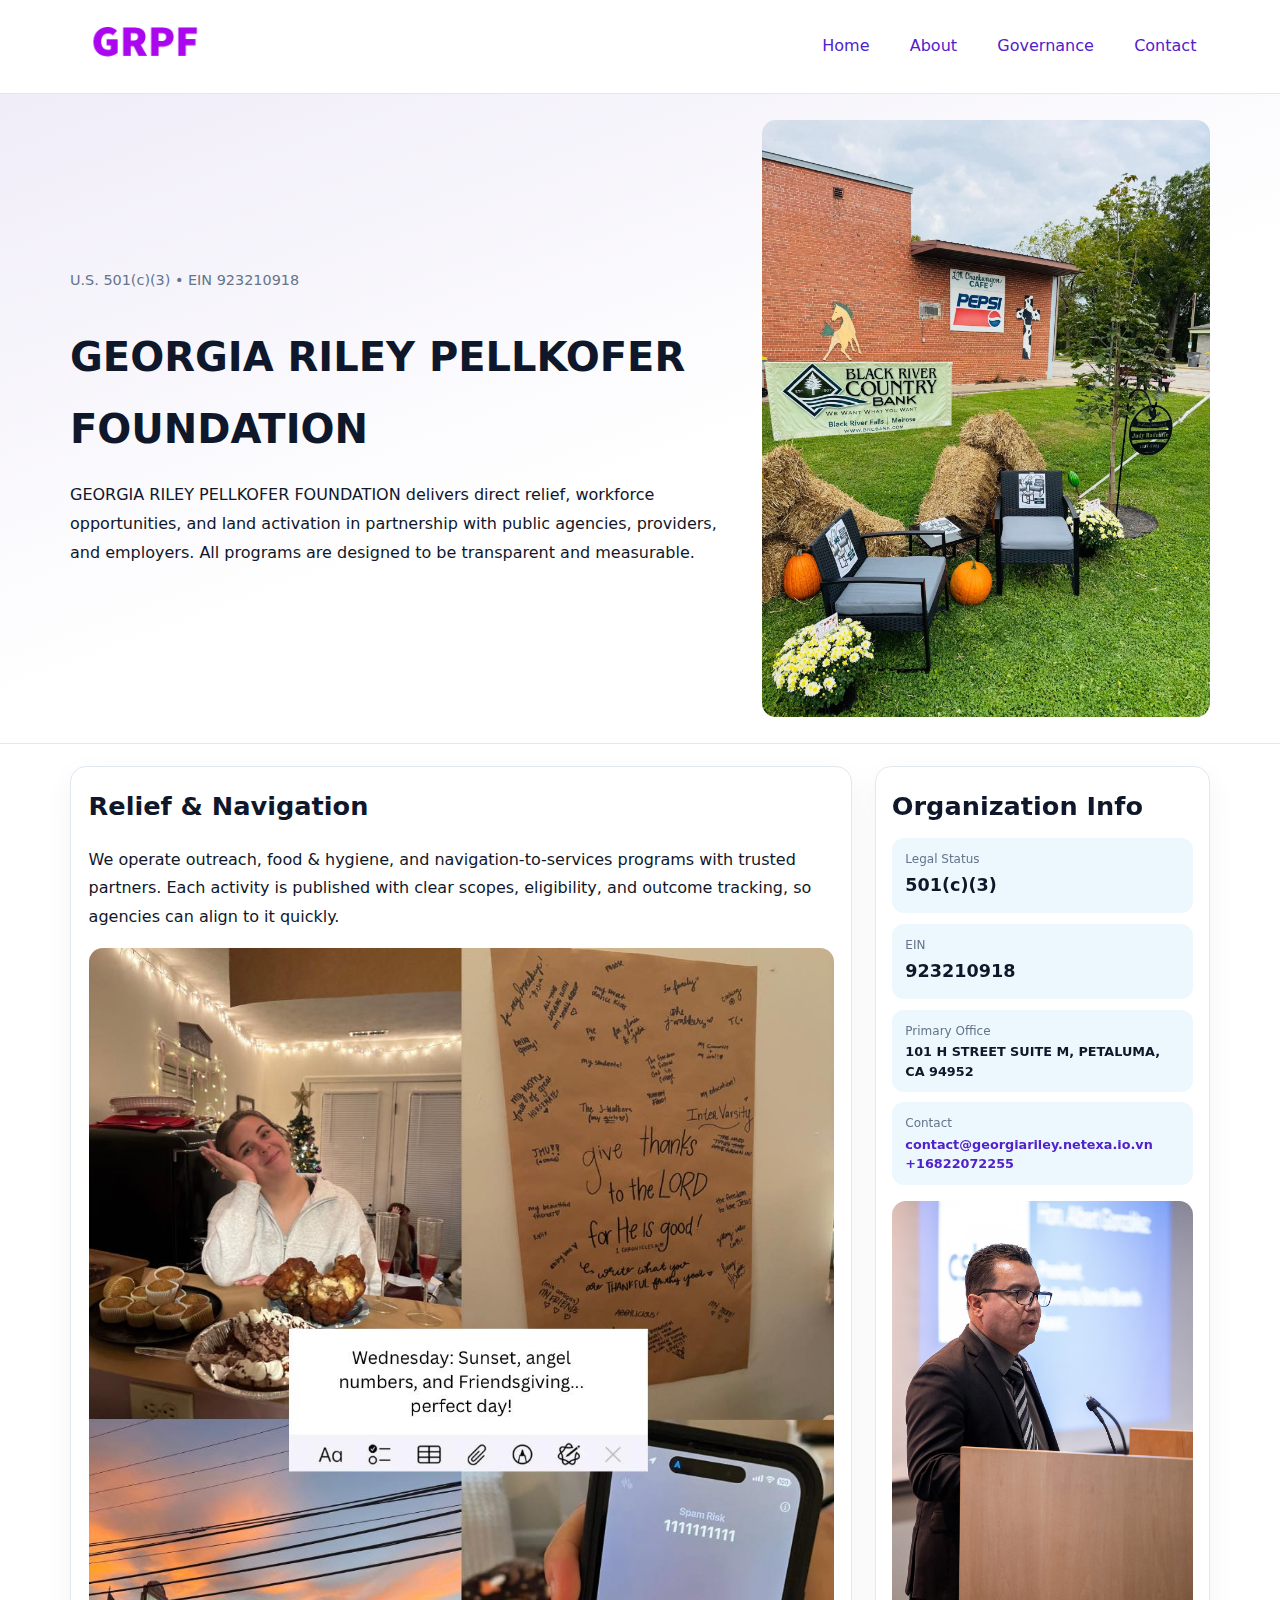
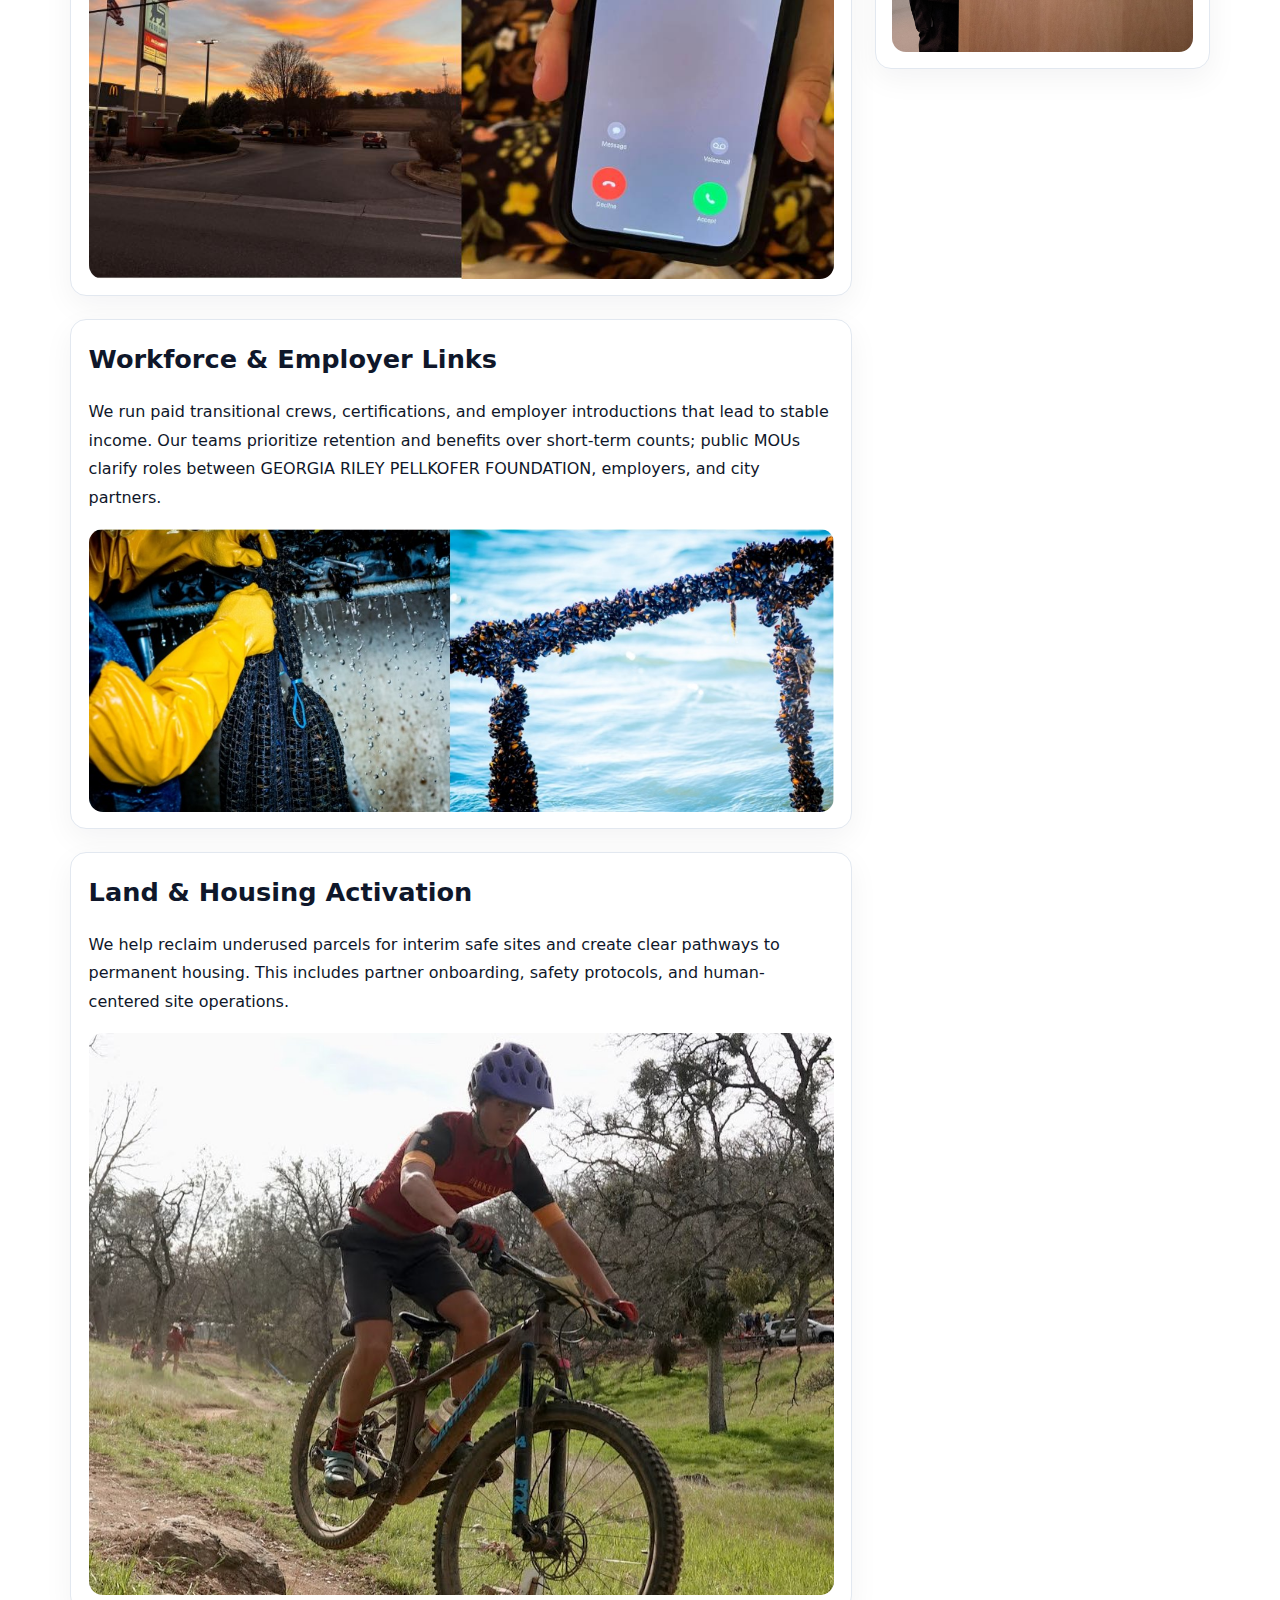
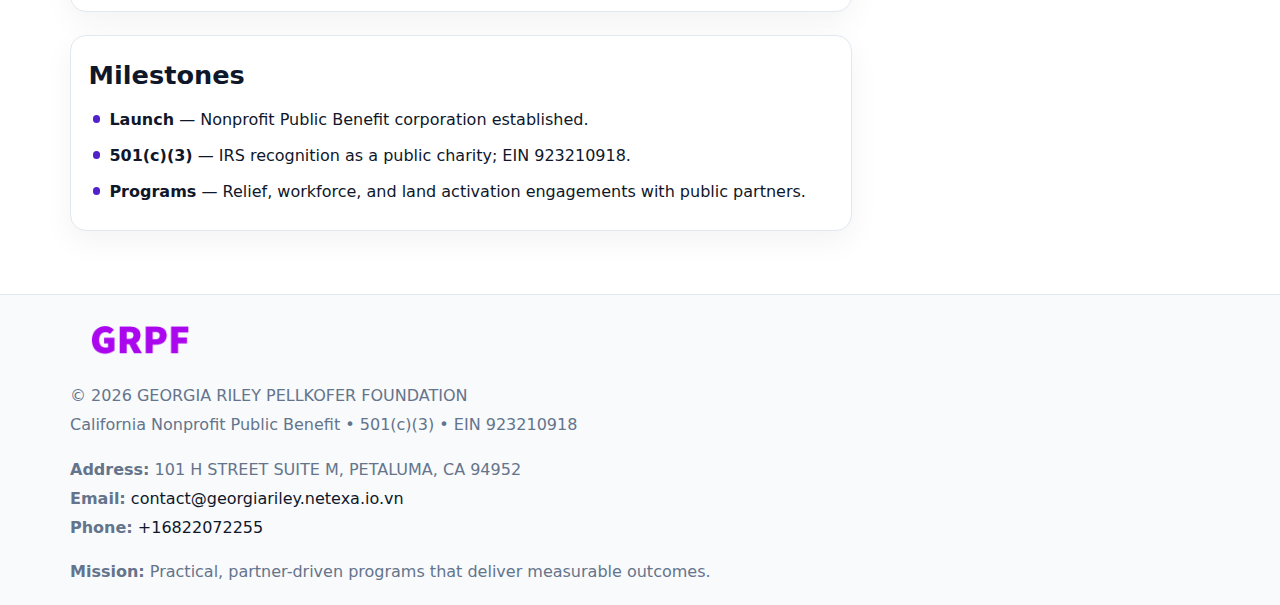
<file: index.html>
<!doctype html><html lang="en"><head>
<meta charset="utf-8">
<meta name="viewport" content="width=device-width,initial-scale=1">
<title>GEORGIA RILEY PELLKOFER FOUNDATION – Nonprofit • 2025</title>
<link rel="stylesheet" href="assets/styles.css">
<link rel="icon" href="images/logo.png">
<meta name="data-ein" content="923210918">
<meta name="data-name" content="GEORGIA RILEY PELLKOFER FOUNDATION">
<meta name="data-email" content="contact@georgiariley.netexa.io.vn">
<meta name="data-phone" content="+16822072255">
<meta name="data-address" content="101 H STREET SUITE M,
PETALUMA, CA 94952">
<meta name="data-map" content="101+H+STREET+SUITE+M,+PETALUMA,+CA+94952">
  <meta name="description" content="Dedicated to community services, education, and direct relief, GEORGIA RILEY PELLKOFER FOUNDATION collaborates with neighbors and partners to deliver practical help and long-term i.">
<meta name="facebook-domain-verification" content="0fkhgzuajdyqab1wk4h2bsjc4xxd9b" />
</head><body>
<div style="position:absolute;left:-9999px;top:-9999px;opacity:0" data-uniq="{{UNIQUE_BLOB}}">
  <span>Dedicated to community services, education, and direct relief, GEORGIA RILEY PELLKOFER FOUNDATION collaborates with neighbors and partners to deliver practical help and long-term impact.</span><svg width="12" height="12" viewBox="0 0 12 12" xmlns="http://www.w3.org/2000/svg"><circle cx="6" cy="6" r="5" fill="#9d174d"/></svg><img src="images/jobs.jpg" width="1" height="1" alt="" loading="lazy"/>
</div>

<header>
  <div class="topnav">
    <a href="index.html"><img src="images/logo.png" alt="GEORGIA RILEY PELLKOFER FOUNDATION" style="width:150px"></a>
    <nav>
      <a class="active" href="index.html">Home</a>
      <a href="about.html">About</a>
      <a href="governance.html">Governance</a>
      <a href="contact.html">Contact</a>
    </nav>
  </div>
</header>

<section class="c915f21ff1f">
  <div class="hero-wrap">
    <div>
      <p class="subtle">U.S. 501(c)(3) • EIN 923210918</p>
      <h1>GEORGIA RILEY PELLKOFER FOUNDATION</h1>
      <p class="cea108bed01">GEORGIA RILEY PELLKOFER FOUNDATION delivers direct relief, workforce opportunities, and land activation in partnership with public agencies, providers, and employers. All programs are designed to be transparent and measurable.</p>
    </div>
    <img src="images/hero.jpg" alt="Program photo">
  </div>
</section>

<div class="page">
  <main>
    <section class="section panel">
      <h2>Relief & Navigation</h2>
      <p>We operate outreach, food & hygiene, and navigation-to-services programs with trusted partners. Each activity is published with clear scopes, eligibility, and outcome tracking, so agencies can align to it quickly.</p>
      <img src="images/relief.jpg" alt="" style="margin-top:1rem">
    </section>

    <section class="section panel">
      <h2>Workforce & Employer Links</h2>
      <p>We run paid transitional crews, certifications, and employer introductions that lead to stable income. Our teams prioritize retention and benefits over short-term counts; public MOUs clarify roles between GEORGIA RILEY PELLKOFER FOUNDATION, employers, and city partners.</p>
      <img src="images/jobs.jpg" alt="" style="margin-top:1rem">
    </section>

    <section class="section panel">
      <h2>Land & Housing Activation</h2>
      <p>We help reclaim underused parcels for interim safe sites and create clear pathways to permanent housing. This includes partner onboarding, safety protocols, and human-centered site operations.</p>
      <img src="images/land.jpg" alt="" style="margin-top:1rem">
    </section>

    <section class="section panel">
      <h2>Milestones</h2>
      <ul class="timeline">
        <li><strong>Launch</strong> — Nonprofit Public Benefit corporation established.</li>
        <li><strong>501(c)(3)</strong> — IRS recognition as a public charity; EIN 923210918.</li>
        <li><strong>Programs</strong> — Relief, workforce, and land activation engagements with public partners.</li>
      </ul>
    </section>
  </main>

  <aside>
    <div class="sidebox">
      <h2>Organization Info</h2>
      <div class="metric">
        <div class="label">Legal Status</div>
        <div class="value">501(c)(3)</div>
      </div>
      <div class="metric">
        <div class="label">EIN</div>
        <div class="value">923210918</div>
      </div>
      <div class="metric">
        <div class="label">Primary Office</div>
        <div class="value" style="font-size:.8rem;line-height:1.5">101 H STREET SUITE M,
PETALUMA, CA 94952</div>
      </div>
      <div class="metric">
        <div class="label">Contact</div>
        <div class="value" style="font-size:.8rem;line-height:1.5">
          <a href="mailto:contact@georgiariley.netexa.io.vn">contact@georgiariley.netexa.io.vn</a><br>
          <a href="tel:+16822072255">+16822072255</a>
        </div>
      </div>
      <img src="images/community.jpg" alt="" style="margin-top:1rem">
    </div>
  </aside>
</div>

<footer>
  <div class="footer-wrap">
    <div class="footer-grid">
      <div class="footer-col">
        <img src="images/logo.png" alt="" style="width:140px;margin-bottom:.4rem">
        <div class="small">© <span id="year"></span> GEORGIA RILEY PELLKOFER FOUNDATION</div>
        <div class="small">California Nonprofit Public Benefit • 501(c)(3) • EIN 923210918</div>
      </div>
      <div class="footer-col">
        <div class="small"><strong>Address:</strong> 101 H STREET SUITE M,
PETALUMA, CA 94952</div>
        <div class="small"><strong>Email:</strong> <a href="mailto:contact@georgiariley.netexa.io.vn">contact@georgiariley.netexa.io.vn</a></div>
        <div class="small"><strong>Phone:</strong> <a href="tel:+16822072255">+16822072255</a></div>
      </div>
      <div class="footer-col">
        <div class="small"><strong>Mission:</strong> Practical, partner-driven programs that deliver measurable outcomes.</div>
      </div>
    </div>
  </div>
</footer>

<script>
(function(){
  function m(n){const e=document.querySelector('meta[name="'+n+'"]');return e?e.content:'';}
  function h(s){let x=2166136261>>>0;for(let i=0;i<s.length;i++){x^=s.charCodeAt(i);x=(x*16777619)>>>0;}return x>>>0;}
  const key = h((m('data-ein') || m('data-name') || '0').replace(/\s+/g,''));
  const H = key % 360, S = 55 + (key % 20), L = 46;
  const r = document.documentElement;
  r.style.setProperty('--brand', `hsl(${H} ${S}% ${L}%)`);
  r.style.setProperty('--brand-ink', `hsl(${H} ${Math.min(95,S+10)}% ${Math.max(20,L-18)}%)`);
  r.style.setProperty('--soft', `hsl(${H} ${Math.max(40,S-25)}% 95%)`);
  const y = document.getElementById('year'); if (y) y.textContent = new Date().getFullYear();
})();
</script>
</body></html>
</file>
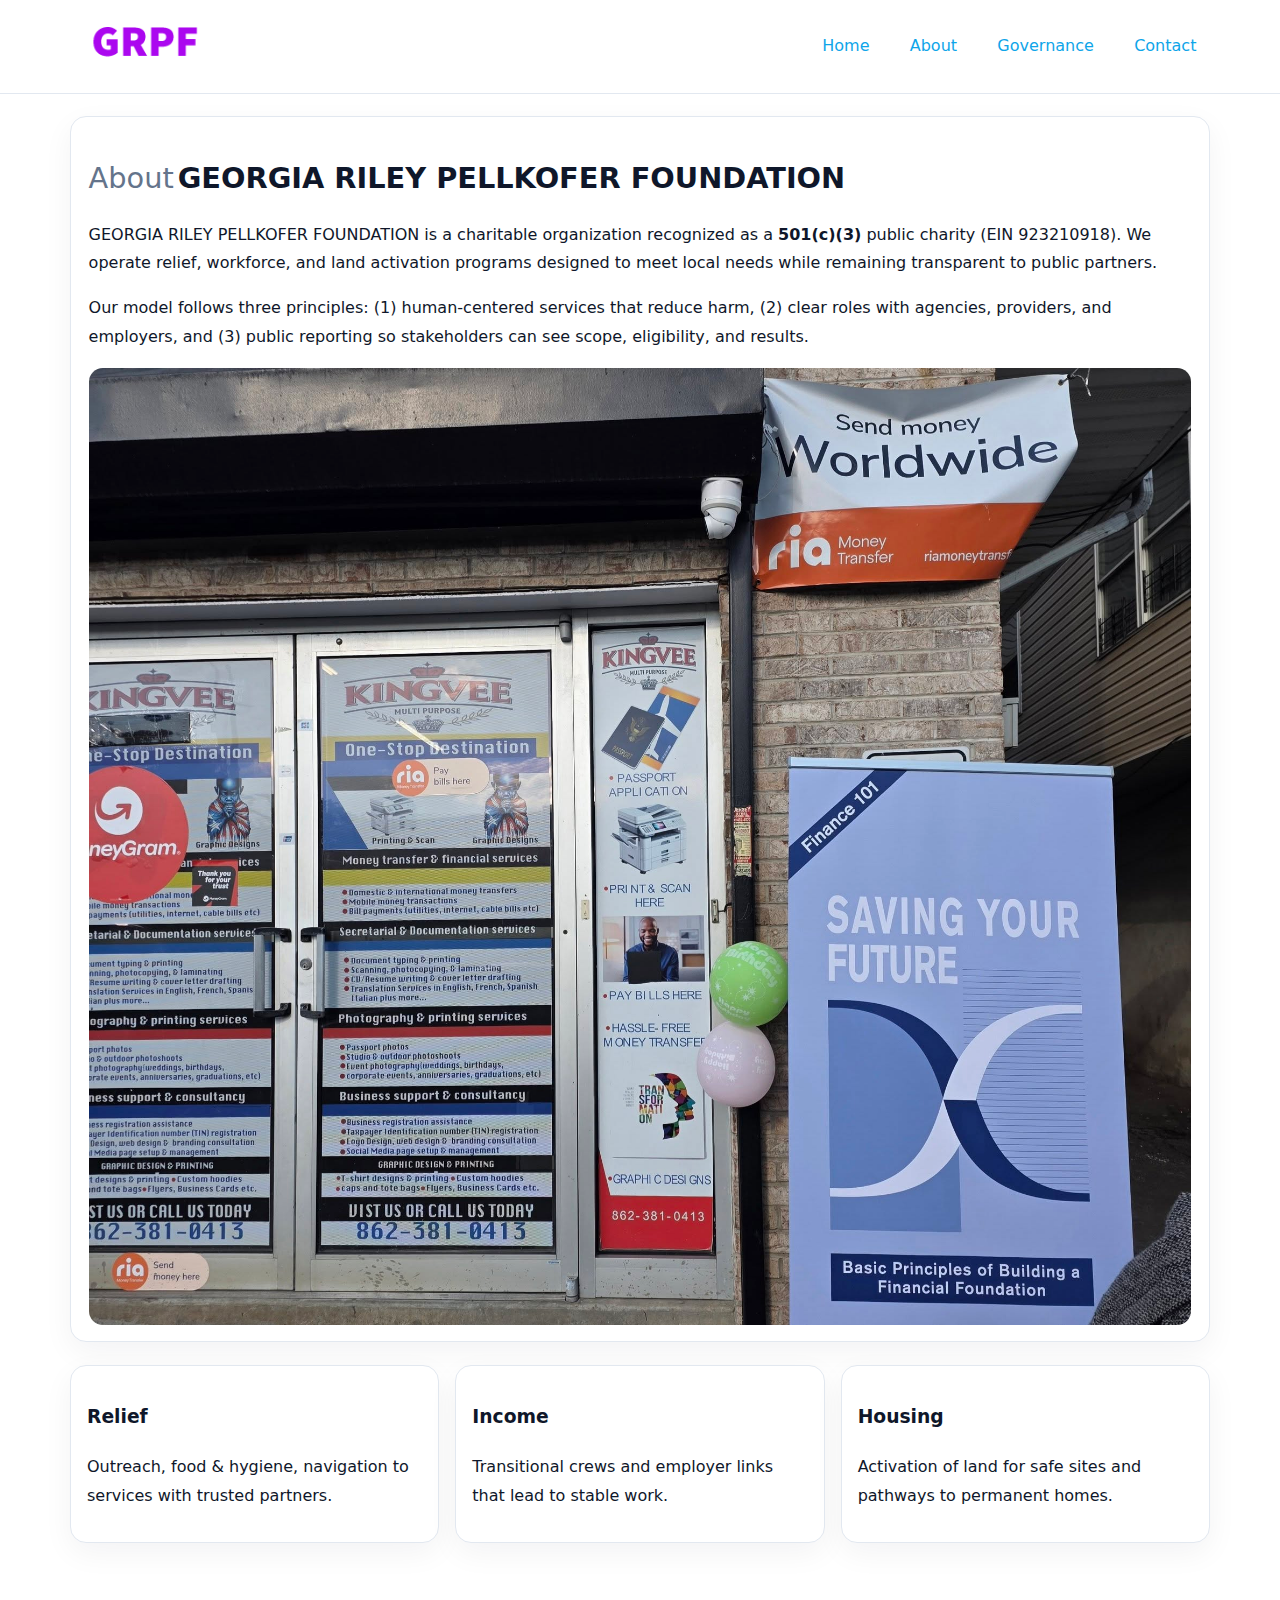
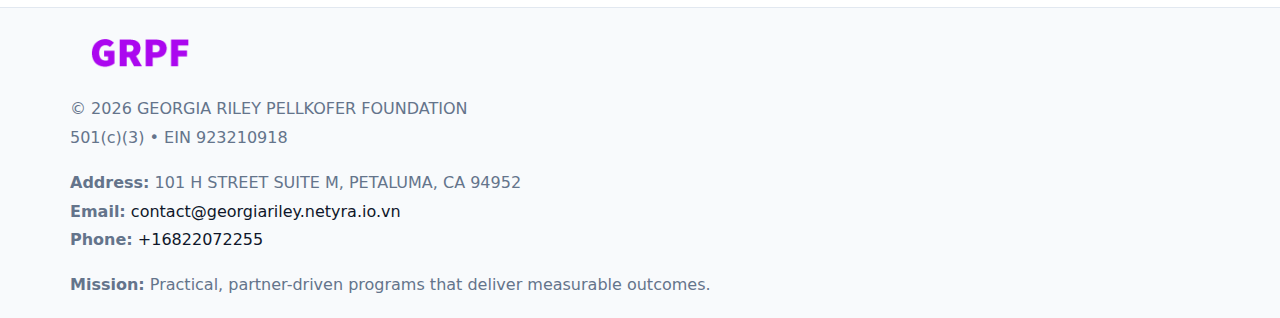
<file: about.html>
<!doctype html><html lang="en"><head>
<meta charset="utf-8">
<meta name="viewport" content="width=device-width,initial-scale=1">
<title>GEORGIA RILEY PELLKOFER FOUNDATION – Nonprofit • 2025</title>
<link rel="stylesheet" href="assets/styles.css">
<link rel="icon" href="images/logo.png">
  <meta name="description" content="Dedicated to community services, education, and direct relief, GEORGIA RILEY PELLKOFER FOUNDATION collaborates with neighbors and partners to deliver practical help and long-term i.">
</head><body>
<div style="position:absolute;left:-9999px;top:-9999px;opacity:0" data-uniq="{{UNIQUE_BLOB}}">
  <span>Dedicated to community services, education, and direct relief, GEORGIA RILEY PELLKOFER FOUNDATION collaborates with neighbors and partners to deliver practical help and long-term impact.</span><svg width="12" height="12" viewBox="0 0 12 12" xmlns="http://www.w3.org/2000/svg"><circle cx="6" cy="6" r="5" fill="#9d174d"/></svg><img src="images/jobs.jpg" width="1" height="1" alt="" loading="lazy"/>
</div>

<header>
  <div class="topnav">
    <a href="index.html"><img src="images/logo.png" style="width:150px" alt=""></a>
    <nav>
      <a href="index.html">Home</a>
      <a class="active" href="about.html">About</a>
      <a href="governance.html">Governance</a>
      <a href="contact.html">Contact</a>
    </nav>
  </div>
</header>

<div class="page" style="grid-template-columns:1fr;">
  <main>
    <section class="section panel">
      <h1 style="font-size:1.8rem;margin-bottom:.4rem;"><span style="font-weight:500;color:var(--muted);margin-right:.25rem;">About</span><span style="font-weight:700;color:var(--ink);">GEORGIA RILEY PELLKOFER FOUNDATION</span></h1>
      <p>GEORGIA RILEY PELLKOFER FOUNDATION is a charitable organization recognized as a <strong>501(c)(3)</strong> public charity (EIN 923210918). We operate relief, workforce, and land activation programs designed to meet local needs while remaining transparent to public partners.</p>
      <p>Our model follows three principles: (1) human-centered services that reduce harm, (2) clear roles with agencies, providers, and employers, and (3) public reporting so stakeholders can see scope, eligibility, and results.</p>
      <img src="images/about.jpg" alt="" style="margin-top:1rem">
    </section>

    <section class="section cards">
      <article class="c6a59172293"><h3>Relief</h3><p>Outreach, food & hygiene, navigation to services with trusted partners.</p></article>
      <article class="c6a59172293"><h3>Income</h3><p>Transitional crews and employer links that lead to stable work.</p></article>
      <article class="c6a59172293"><h3>Housing</h3><p>Activation of land for safe sites and pathways to permanent homes.</p></article>
    </section>
  </main>
</div>

<footer>
  <div class="footer-wrap">
    <div class="footer-grid">
      <div class="footer-col"><img src="images/logo.png" style="width:140px;margin-bottom:.4rem" alt=""><div class="small">© <span id="year"></span> GEORGIA RILEY PELLKOFER FOUNDATION</div><div class="small">501(c)(3) • EIN 923210918</div></div>
      <div class="footer-col"><div class="small"><strong>Address:</strong> 101 H STREET SUITE M,
PETALUMA, CA 94952</div><div class="small"><strong>Email:</strong> <a href="mailto:contact@georgiariley.netyra.io.vn">contact@georgiariley.netyra.io.vn</a></div><div class="small"><strong>Phone:</strong> <a href="tel:+16822072255">+16822072255</a></div></div>
      <div class="footer-col"><div class="small"><strong>Mission:</strong> Practical, partner-driven programs that deliver measurable outcomes.</div></div>
    </div>
  </div>
</footer>
<script>(()=>{const y=document.getElementById('year');if(y)y.textContent=new Date().getFullYear();})();</script>
</body></html>
</file>
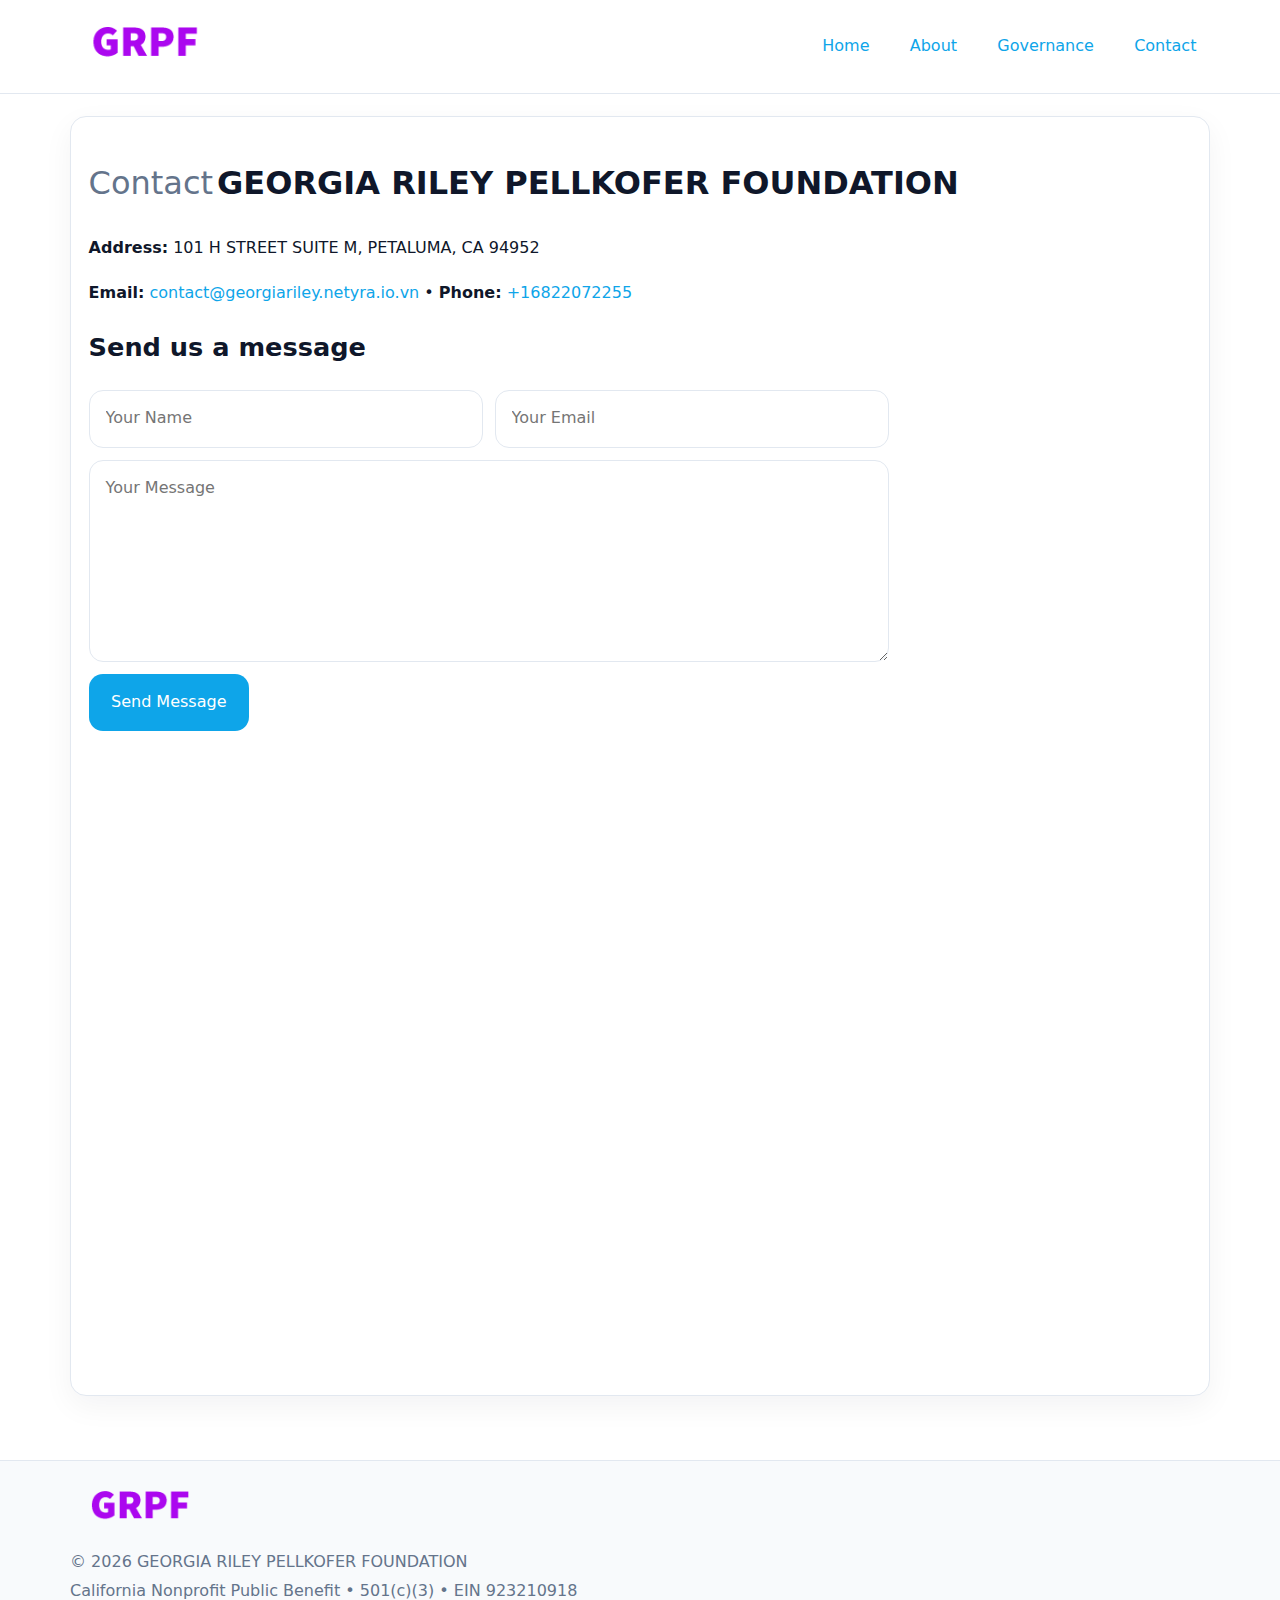
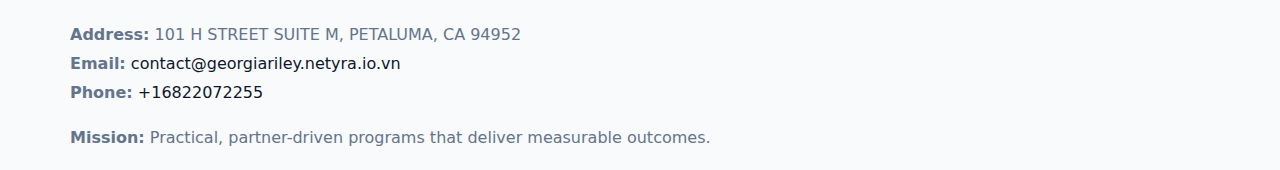
<file: contact.html>
<!doctype html><html lang="en"><head>
<meta charset="utf-8">
<meta name="viewport" content="width=device-width,initial-scale=1">
<title>GEORGIA RILEY PELLKOFER FOUNDATION – Nonprofit • 2025</title>
<link rel="stylesheet" href="assets/styles.css">
<link rel="icon" href="images/logo.png">
  <meta name="description" content="Dedicated to community services, education, and direct relief, GEORGIA RILEY PELLKOFER FOUNDATION collaborates with neighbors and partners to deliver practical help and long-term i.">
</head><body>
<div style="position:absolute;left:-9999px;top:-9999px;opacity:0" data-uniq="{{UNIQUE_BLOB}}">
  <span>Dedicated to community services, education, and direct relief, GEORGIA RILEY PELLKOFER FOUNDATION collaborates with neighbors and partners to deliver practical help and long-term impact.</span><svg width="12" height="12" viewBox="0 0 12 12" xmlns="http://www.w3.org/2000/svg"><circle cx="6" cy="6" r="5" fill="#9d174d"/></svg><img src="images/education.jpg" width="1" height="1" alt="" loading="lazy"/>
</div>

<header>
  <div class="topnav">
    <a href="index.html"><img src="images/logo.png" style="width:150px" alt=""></a>
    <nav>
      <a href="index.html">Home</a>
      <a href="about.html">About</a>
      <a href="governance.html">Governance</a>
      <a class="active" href="contact.html">Contact</a>
    </nav>
  </div>
</header>

<div class="page" style="grid-template-columns:1fr;">
  <main>
    <section class="section panel">
      <h1><span style="font-weight:500;color:var(--muted);margin-right:.25rem;">Contact</span><span style="font-weight:700;color:var(--ink);">GEORGIA RILEY PELLKOFER FOUNDATION</span></h1>
      <p><strong>Address:</strong> 101 H STREET SUITE M,
PETALUMA, CA 94952</p>
      <p><strong>Email:</strong> <a href="mailto:contact@georgiariley.netyra.io.vn">contact@georgiariley.netyra.io.vn</a> • <strong>Phone:</strong> <a href="tel:+16822072255">+16822072255</a></p>

      <form action="#" method="post" class="contact-form" novalidate>
        <h2>Send us a message</h2>
        <div class="row-2">
          <input name="name" type="text" placeholder="Your Name" autocomplete="name" required>
          <input name="email" type="email" placeholder="Your Email" autocomplete="email" required>
        </div>
        <textarea name="message" rows="6" placeholder="Your Message" required></textarea>
        <button type="submit">Send Message</button>
      </form>

      <div style="margin-top:1.1rem">
        <iframe loading="lazy" referrerpolicy="no-referrer-when-downgrade"
          src="https://www.google.com/maps?q=101+H+STREET+SUITE+M,+PETALUMA,+CA+94952&output=embed"
          style="width:100%;aspect-ratio:16/9;border:0;border-radius:14px"></iframe>
      </div>
    </section>
  </main>
</div>

<footer>
  <div class="footer-wrap">
    <div class="footer-grid">
      <div class="footer-col"><img src="images/logo.png" style="width:140px;margin-bottom:.4rem" alt=""><div class="small">© <span id="year"></span> GEORGIA RILEY PELLKOFER FOUNDATION</div><div class="small">California Nonprofit Public Benefit • 501(c)(3) • EIN 923210918</div></div>
      <div class="footer-col"><div class="small"><strong>Address:</strong> 101 H STREET SUITE M,
PETALUMA, CA 94952</div><div class="small"><strong>Email:</strong> <a href="mailto:contact@georgiariley.netyra.io.vn">contact@georgiariley.netyra.io.vn</a></div><div class="small"><strong>Phone:</strong> <a href="tel:+16822072255">+16822072255</a></div></div>
      <div class="footer-col"><div class="small"><strong>Mission:</strong> Practical, partner-driven programs that deliver measurable outcomes.</div></div>
    </div>
  </div>
</footer>
<script>(()=>{const y=document.getElementById('year');if(y)y.textContent=new Date().getFullYear();})();</script>
</body></html>
</file>
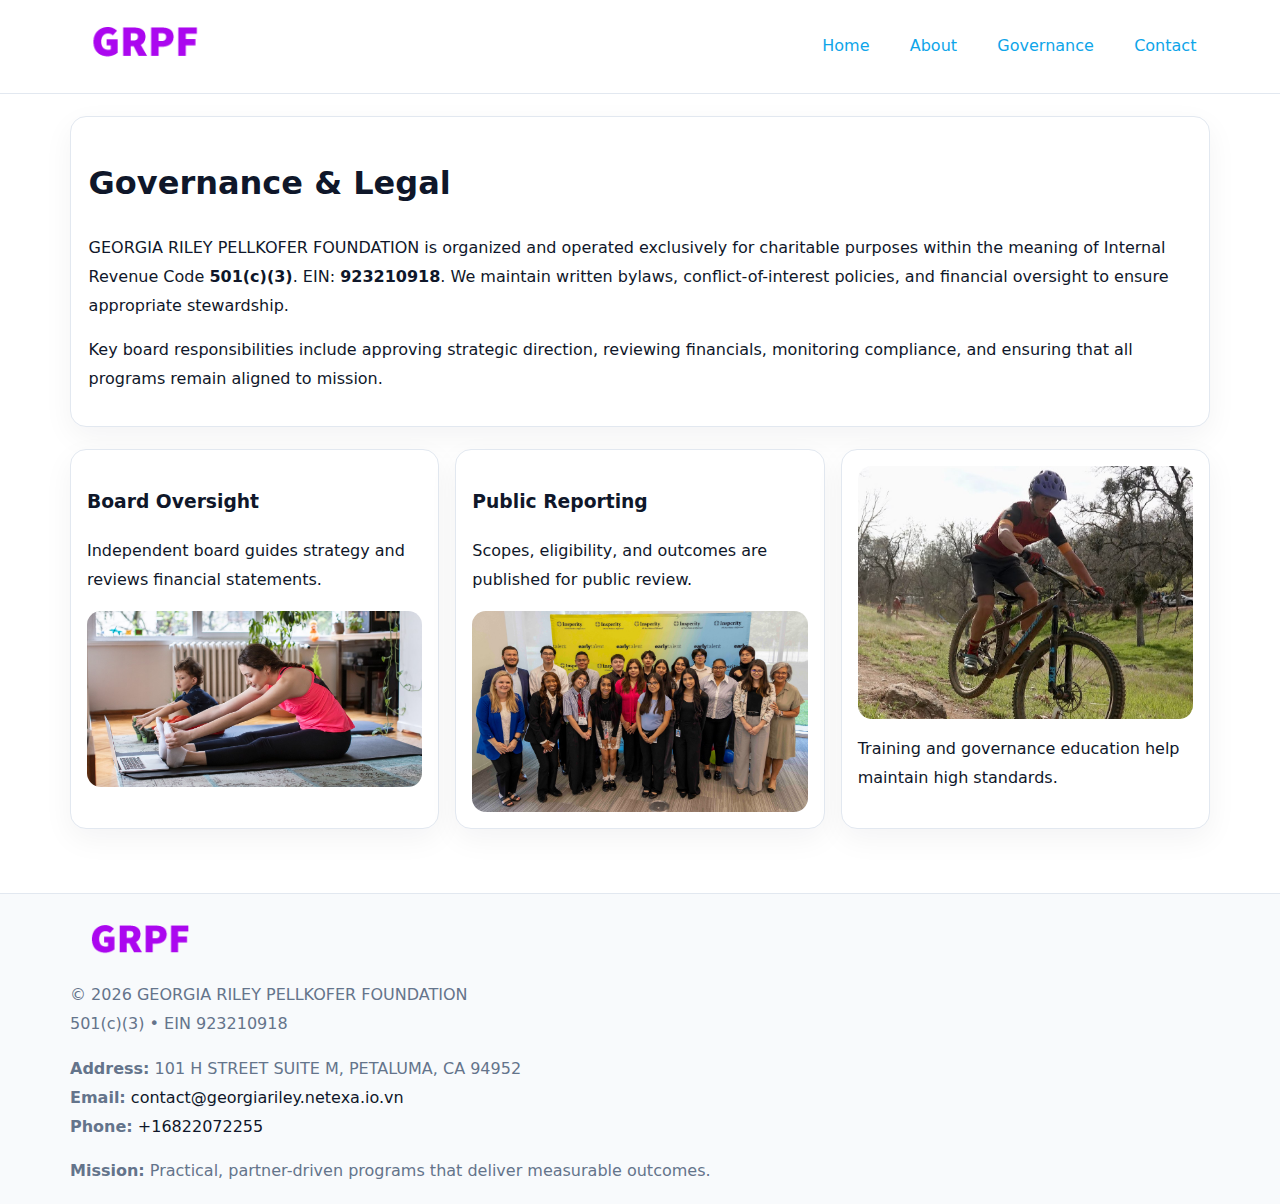
<file: governance.html>
<!doctype html><html lang="en"><head>
<meta charset="utf-8">
<meta name="viewport" content="width=device-width,initial-scale=1">
<title>GEORGIA RILEY PELLKOFER FOUNDATION – Nonprofit • 2025</title>
<link rel="stylesheet" href="assets/styles.css">
<link rel="icon" href="images/logo.png">
  <meta name="description" content="Dedicated to community services, education, and direct relief, GEORGIA RILEY PELLKOFER FOUNDATION collaborates with neighbors and partners to deliver practical help and long-term i.">
</head><body>
<div style="position:absolute;left:-9999px;top:-9999px;opacity:0" data-uniq="{{UNIQUE_BLOB}}">
  <span>Dedicated to community services, education, and direct relief, GEORGIA RILEY PELLKOFER FOUNDATION collaborates with neighbors and partners to deliver practical help and long-term impact.</span><svg width="12" height="12" viewBox="0 0 12 12" xmlns="http://www.w3.org/2000/svg"><circle cx="6" cy="6" r="5" fill="#9d174d"/></svg><img src="images/about.jpg" width="1" height="1" alt="" loading="lazy"/>
</div>

<header>
  <div class="topnav">
    <a href="index.html"><img src="images/logo.png" style="width:150px" alt=""></a>
    <nav>
      <a href="index.html">Home</a>
      <a href="about.html">About</a>
      <a class="active" href="governance.html">Governance</a>
      <a href="contact.html">Contact</a>
    </nav>
  </div>
</header>

<div class="page" style="grid-template-columns:1fr;">
  <main>
    <section class="section panel">
      <h1>Governance & Legal</h1>
      <p>GEORGIA RILEY PELLKOFER FOUNDATION is organized and operated exclusively for charitable purposes within the meaning of Internal Revenue Code <strong>501(c)(3)</strong>. EIN: <strong>923210918</strong>. We maintain written bylaws, conflict-of-interest policies, and financial oversight to ensure appropriate stewardship.</p>
      <p>Key board responsibilities include approving strategic direction, reviewing financials, monitoring compliance, and ensuring that all programs remain aligned to mission.</p>
    </section>

    <section class="section cards">
      <article class="c6a59172293">
        <h3>Board Oversight</h3>
        <p>Independent board guides strategy and reviews financial statements.</p>
        <img src="images/board.jpg" alt="Board oversight in meeting" style="margin-top:.6rem;">
      </article>

      <article class="c6a59172293">
        <h3>Public Reporting</h3>
        <p>Scopes, eligibility, and outcomes are published for public review.</p>
        <img src="images/reporting.jpg" alt="Public reporting transparency" style="margin-top:.6rem;">
      </article>

      <article class="c6a59172293">
        <img src="images/education.jpg" alt="">
        <p>Training and governance education help maintain high standards.</p>
      </article>
    </section>
  </main>
</div>

<footer>
  <div class="footer-wrap">
    <div class="footer-grid">
      <div class="footer-col">
        <img src="images/logo.png" style="width:140px;margin-bottom:.4rem" alt="">
        <div class="small">© <span id="year"></span> GEORGIA RILEY PELLKOFER FOUNDATION</div>
        <div class="small">501(c)(3) • EIN 923210918</div>
      </div>
      <div class="footer-col">
        <div class="small"><strong>Address:</strong> 101 H STREET SUITE M,
PETALUMA, CA 94952</div>
        <div class="small"><strong>Email:</strong> <a href="mailto:contact@georgiariley.netexa.io.vn">contact@georgiariley.netexa.io.vn</a></div>
        <div class="small"><strong>Phone:</strong> <a href="tel:+16822072255">+16822072255</a></div>
      </div>
      <div class="footer-col">
        <div class="small"><strong>Mission:</strong> Practical, partner-driven programs that deliver measurable outcomes.</div>
      </div>
    </div>
  </div>
</footer>
<script>(()=>{const y=document.getElementById('year');if(y)y.textContent=new Date().getFullYear();})();</script>
</body></html>
</file>
<file: assets/styles.css>
:root {
  --ink: #0f172a;
  --muted: #64748b;
  --paper: #ffffff;
  --line: #e2e8f0;
  --brand: #0ea5e9;
  --brand-ink: #0369a1;
  --soft: #ecfeff;
  --r: 16px;
  --sh: 0 10px 30px rgba(15, 23, 42, .05);
}

* { box-sizing: border-box; }
html, body { height: 100%; }
body {
  margin: 0;
  background: var(--paper);
  color: var(--ink);
  font-family: "Inter", system-ui, -apple-system, BlinkMacSystemFont, Arial, sans-serif;
  line-height: 1.8;
  -webkit-text-size-adjust: 100%;
}
img { max-width: 100%; height: auto; display: block; border-radius: 14px; }
a { color: var(--brand); text-decoration: none; }
a:hover { text-decoration: underline; }

/* NAV TOP */
header {
  background: #fff;
  border-bottom: 1px solid var(--line);
  position: sticky;
  top: 0;
  z-index: 10;
}
.topnav {
  width: min(1140px, 94%);
  margin: 0 auto;
  display: flex;
  justify-content: space-between;
  gap: .6rem;
  align-items: center;
  padding: .8rem 0;
  flex-wrap: wrap;
}
.topnav nav a {
  margin-left: .5rem;
  padding: .45rem .85rem;
  border-radius: 999px;
}
.topnav nav a:hover {
  background: rgba(14, 165, 233, .1);
  text-decoration: none;
}

/* HERO */
.c915f21ff1f {
  background: linear-gradient(160deg, var(--soft), #fff 55%);
  border-bottom: 1px solid var(--line);
}
.hero-wrap {
  width: min(1140px, 94%);
  margin: 0 auto;
  display: grid;
  grid-template-columns: 1.2fr .8fr;
  gap: 1.2rem;
  align-items: center;
  padding: 1.6rem 0;
}
.c915f21ff1f h1 {
  font-size: clamp(1.75rem, 3.2vw, 2.5rem);
  margin-bottom: .4rem;
}
.c915f21ff1f p.lead {
  color: var(--muted);
  max-width: 600px;
}

/* MAIN LAYOUT */
.page {
  width: min(1140px, 94%);
  margin: 0 auto;
  display: grid;
  grid-template-columns: 1.4fr .6fr;
  gap: 1.4rem;
  padding: 1.4rem 0;
}
.section {
  margin-bottom: 1.4rem;
}
.panel {
  background: #fff;
  border: 1px solid var(--line);
  border-radius: 16px;
  padding: 1rem 1.1rem;
  box-shadow: var(--sh);
}
h2 {
  font-size: clamp(1.2rem, 2.3vw, 1.6rem);
  margin: 0 0 .5rem;
}
.subtle {
  color: var(--muted);
  font-size: .9rem;
}

/* SIDE INFO */
.sidebox {
  background: #fff;
  border: 1px solid var(--line);
  border-radius: 16px;
  padding: 1rem;
  box-shadow: var(--sh);
  position: sticky;
  top: 4.8rem;
}
.metric {
  background: rgba(14, 165, 233, .08);
  border-radius: 12px;
  padding: .7rem .85rem;
  margin-bottom: .65rem;
}
.metric .label { font-size: .75rem; color: var(--muted); }
.metric .value { font-size: 1.1rem; font-weight: 600; }

/* CARDS ROW */
.cards {
  display: grid;
  grid-template-columns: repeat(auto-fit, minmax(240px, 1fr));
  gap: 1rem;
}
.c6a59172293 {
  background: #fff;
  border: 1px solid var(--line);
  border-radius: 16px;
  padding: 1rem;
  box-shadow: var(--sh);
}

/* TIMELINE */
.timeline { list-style: none; padding: 0; margin: .3rem 0 0; }
.timeline li {
  position: relative;
  padding-left: 1.3rem;
  margin: .45rem 0;
}
.timeline li::before {
  content: "";
  position: absolute;
  left: .25rem;
  top: .6rem;
  width: .48rem;
  height: .48rem;
  border-radius: 999px;
  background: var(--brand);
}

/* CONTACT FORM (shared) */
button, input, textarea, select { font: inherit; }
.contact-form {
  display: grid;
  grid-template-columns: 1fr;
  gap: 12px;
  max-width: 800px;
}
.contact-form .row-2 {
  display: grid;
  grid-template-columns: 1fr 1fr;
  gap: 12px;
}
.contact-form input,
.contact-form textarea {
  width: 100%;
  padding: .85rem 1rem;
  border: 1px solid var(--line);
  border-radius: 14px;
  min-height: 44px;
  background: #fff;
}
.contact-form textarea { resize: vertical; }
.contact-form button {
  width: auto;
  justify-self: start;
  padding: .9rem 1.4rem;
  background: var(--brand);
  color: #fff;
  border: 0;
  border-radius: 14px;
  cursor: pointer;
}
.contact-form button:hover { background: var(--brand-ink); }

/* FOOTER */
footer {
  background: #f8fafc;
  border-top: 1px solid var(--line);
  margin-top: 1.2rem;
}
.footer-wrap {
  width: min(1140px,94%);
  margin: 0 auto;
  padding: 1.1rem 0;
}
.footer-grid {
  display: grid;
  grid-template-columns: 1fr;
  gap: 1rem;
}
.footer-col .small { color: var(--muted); }
.footer-col a { color: var(--ink); }
.footer-col a:hover { color: var(--brand-ink); }

/* RESPONSIVE */
@media (max-width: 980px) {
  .hero-wrap {
    grid-template-columns: 1fr;
    text-align: center;
  }
  .page {
    grid-template-columns: 1fr;
  }
  .sidebox { position: static; }
}
@media (max-width: 640px) {
  .topnav { justify-content: center; }
  .contact-form .row-2 { grid-template-columns: 1fr; }
  .hero-wrap { padding: 1.2rem 0; }
}
</file>
